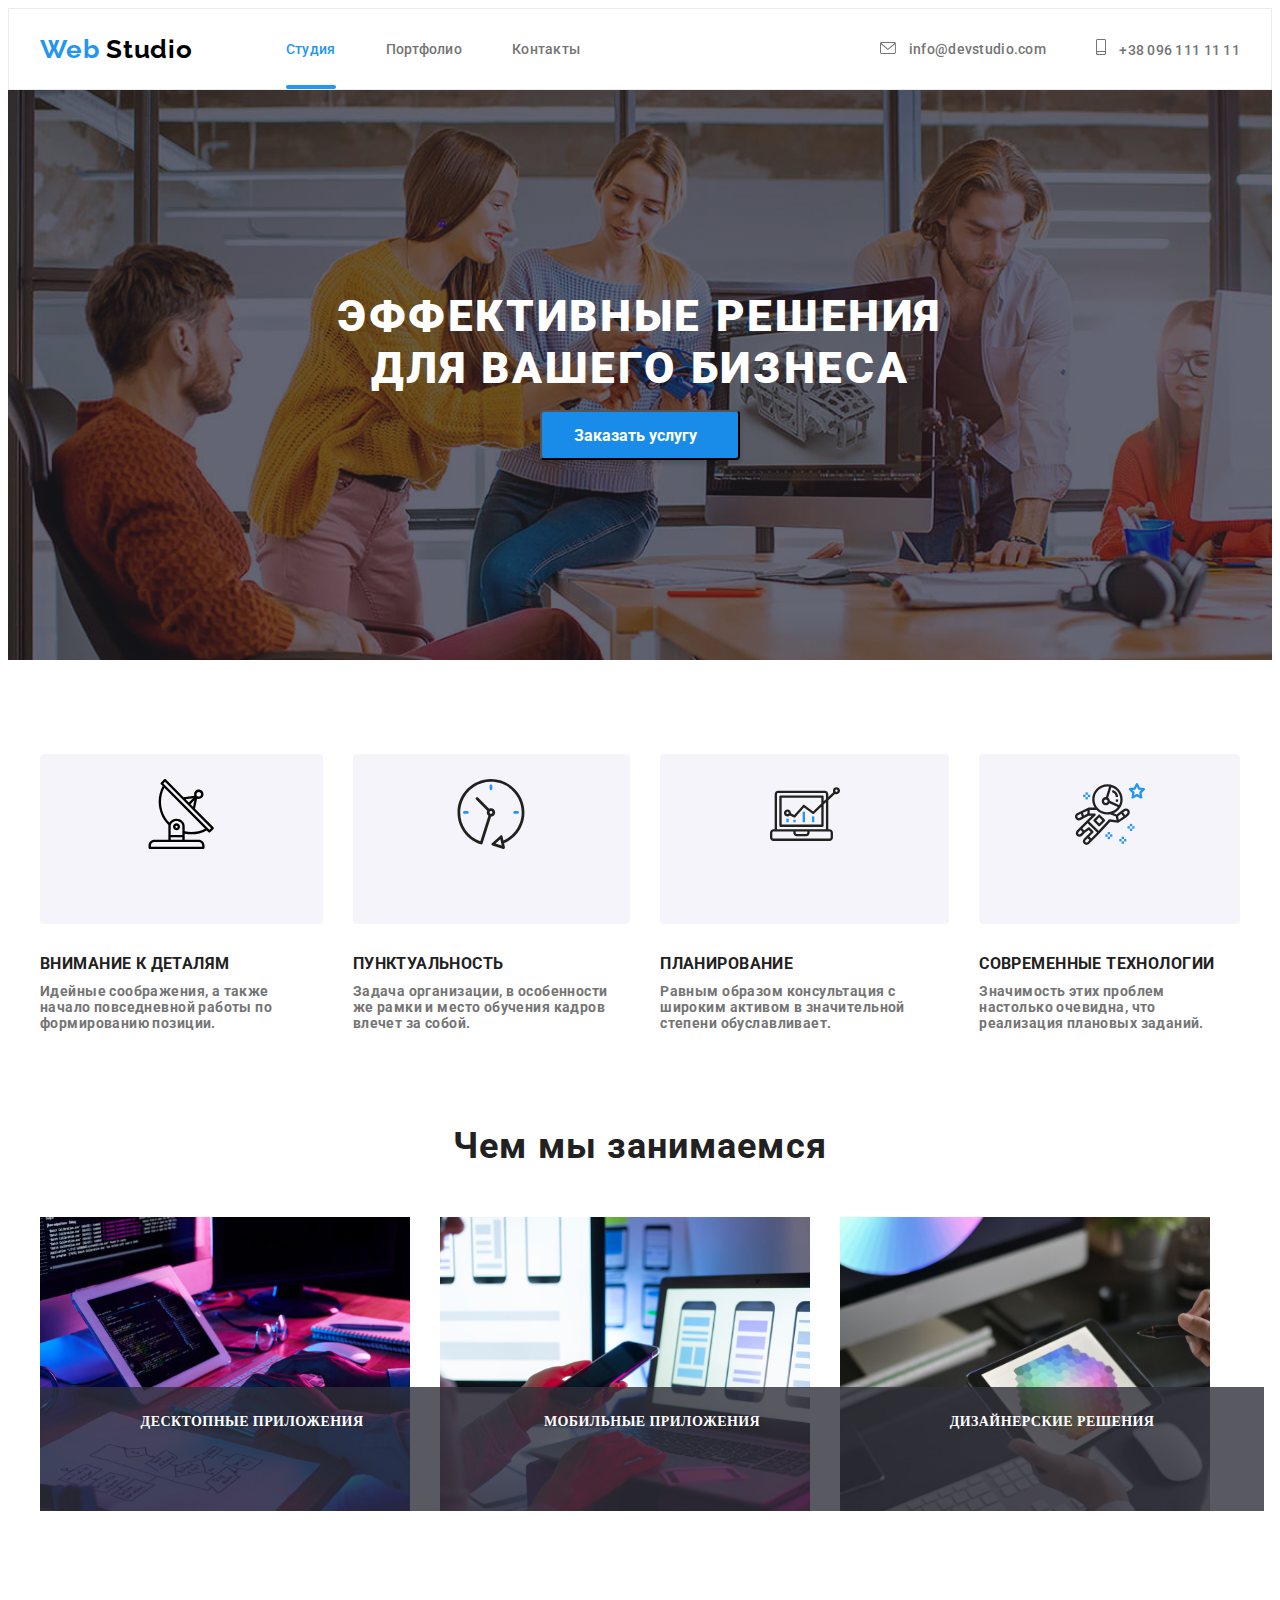
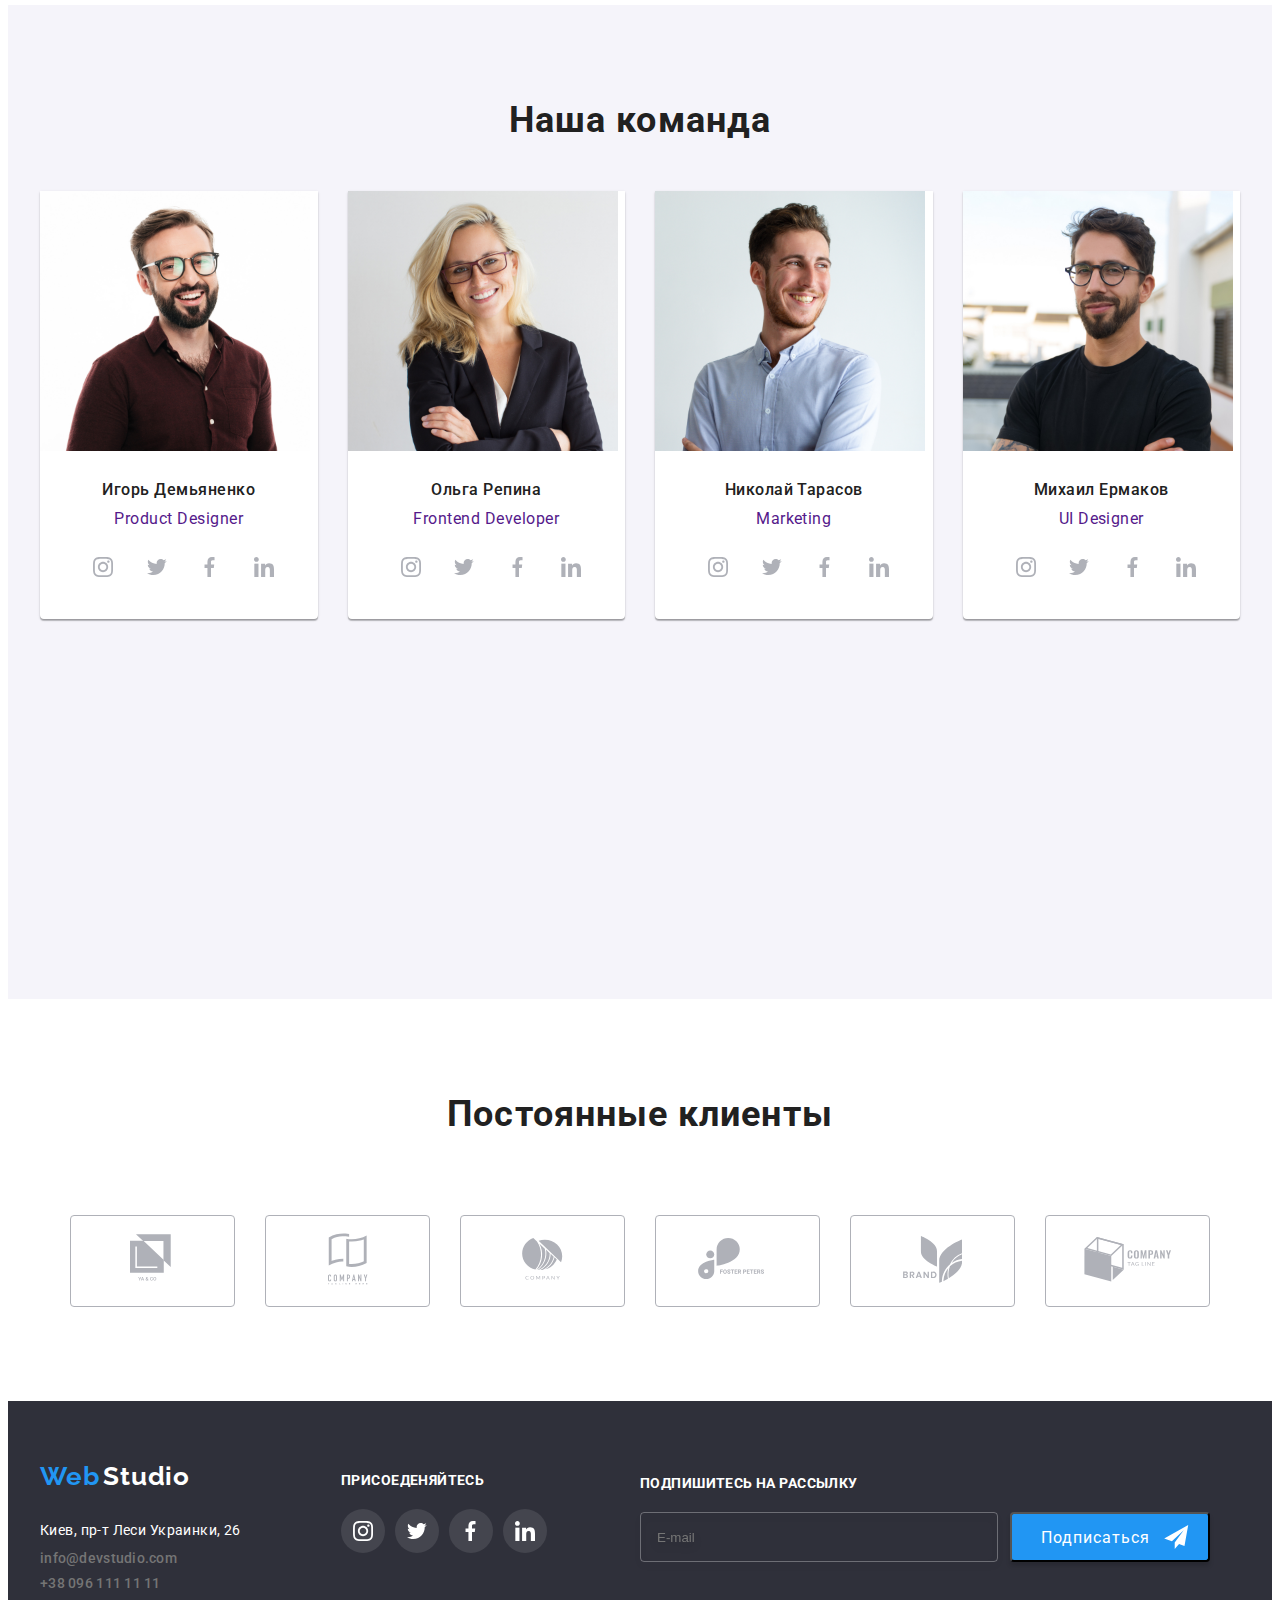
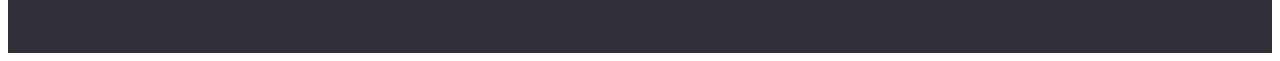
<file: index.html>
<!DOCTYPE html>
<html lang="en">

<head>
    <meta charset="UTF-8">
    <meta http-equiv="X-UA-Compatible" content="IE=edge">
    <meta name="viewport" content="width=device-width, initial-scale=1.0">
    <title>Document</title>
    <link rel="preconnect" href="https://fonts.gstatic.com">
    <link
        href="https://fonts.googleapis.com/css2?family=Raleway:wght@700&family=Roboto:wght@400;500;700;900&display=swap"
        rel="stylesheet">
    <link
        href="https://fonts.googleapis.com/css2?family=Raleway:wght@700&family=Roboto:wght@400;500;700;900&display=swap"
        rel="stylesheet">
    <link rel="stylesheet" href="https://cdnjs.cloudflare.com/ajax/libs/modern-normalize/0.2.0/modern-normalize.min.css"
        integrity="sha512-sqIVMkf5f8XGYI/UZYGs7wODxlUeoj9JknataPfUwtvrSKWMHrMXGZ7Evb6nabFYJQG15vFFyALe6r0nWCD1Ug=="
        crossorigin="anonymous" />
    <link rel="stylesheet" href="https://cdnjs.cloudflare.com/ajax/libs/animate.css/4.1.1/animate.min.css" />
    <link rel="stylesheet" href="./css/styles.css">
</head>

<body>
 <!--Шапка-->
    <header class="header">
        <div class="container-header">
            <nav class="navigation">
                <ul class="navigation-list list">
                    <li><a class="navigation-logo link" href=""> <span class="blueWeb">Web</span> <span class="Studio">Studio</span></a></li>
                </ul>
                <ul class="navigation-list list">
                    <li class="navigation-item"><a class="navigation-link current link" href="navigation-link">Студия</a></li>
                    <li class="navigation-item"><a href="./portfolio.html" class="navigation-link link">Портфолио</a></li>
                    <li class="navigation-item"><a class="navigation-link link" href="navigation-link">Контакты</a></li>
                </ul>
            </nav>
            <ul class="navigation-list">

                <li class="navigation-nav list"><a class="mail-link link" href="info@devstudio.com">
                    <svg class="advantages-nav" width="16" height="12">
                        <use href="./img/sprite/sprite.svg#icon-envelope"></use> </svg>
                    info@devstudio.com</a>
                </li>
            
                <li class="navigation-tel list"><a class="tel-link link" href="tel:+380961111111">
                    <svg class="advantages-nav" width="10" height="16">
                        <use href="./img/sprite/sprite.svg#icon-smartphone"></use> </svg>
                    +38 096 111 11 11</a></li>
            </ul>
        </div>
    </header>
    <!--Герой-->
    <main>
        <section class="hero">
            <div class="container-hero">
                <h1 class="hero-title">Эффективные решения для вашего бизнеса</h1>
                <button class="hero-modal-btn" type="button" data-modal-open>Заказать услугу</button>
            </div>
                
        </section>   
        <!--Особенности-->
        <section class="section">
            <div class="container">
                <h2 class="visually-hidden">Особенности</h2>
                <ul class="feature list">
                    <li class="feature-head">
                        <div class="feature-head-tilte">
                            <svg class="advantages" width="70" height="70">
                                <use href="./img/sprite/sprite.svg#icon-Group"></use>
                            </svg>
                        </div>
                        <h3 class="feature-title">Внимание к деталям</h3>
                        <p class="suptitle-text">Идейные соображения, а также начало повседневной работы по формированию позиции.
                        </p>
                    </li>
                    <li class="feature-head">
                        <div class="feature-head-tilte">
                            <svg class="advantages" width="70" height="70">
                                <use href="./img/sprite/sprite.svg#icon-clock"></use> </svg>
                        </div>
                        <h3 class="feature-title">Пунктуальность</h3>
                        <p class="suptitle-text">Задача организации, в особенности же рамки и место обучения кадров влечет за собой.
                        </p>
                    </li>
                    <li class="feature-head">
                        <div class="feature-head-tilte">
                            <svg class="advantages" width="70" height="70">
                                <use href="./img/sprite/sprite.svg#icon-diagram"></use></svg>
                        </div>
                        <h3 class="feature-title">Планирование</h3>
                        <p class="suptitle-text">Равным образом консультация с широким активом в значительной степени обуславливает.
                        </p>
                    </li>
                    <li class="feature-head">
                        <div class="feature-head-tilte">
                            <svg class="advantages" width="70" height="70">
                                <use href="./img/sprite/sprite.svg#icon-astronaut"></use></svg>
                        </div>
                        <h3 class="feature-title">Современные технологии</h3>
                        <p class="suptitle-text">Значимость этих проблем настолько очевидна, что реализация плановых заданий.</p>
                    </li>
                </ul>
            </div> 
        </section>

        <!--Чем мы занимаемся-->
        <section class="study-section container">
            <div class="description">
                <h2 class="study">Чем мы занимаемся</h2>
                <ul class="study-section-list list">
                    <li class="study-img">
                        <img class="study-section-img" src="./img/box1.svg" alt="computer" width="370" />
                        <p class="image-cover">Десктопные приложения</p>
                    </li>
                    
                    <li class="study-img">
                        <img class="study-section-img" src="./img/box2.svg" alt="mobile" width="370" />
                        <p class="image-cover">Мобильные приложения</p>
                    </li>
                    
                    <li class="study-img">
                        <img class="study-section-img" src="./img/box3.svg" alt="the tablet" width="370" />
                        <p class="image-cover">Дизайнерские решения</p>
                    </li>
                </ul>
            </div>
        </section>
       
        <!--Наша команда-->
        <section class="team-section">
            <div class="container">
                    <h4 class="study-team">Наша команда</h4>
                <ul class="team-list list">
                    <li class="team">
                        <div class="card-team">
                            <a class="team-link link" href="">
                                <img src="./img/ИгорьДемьяненко.jpg" alt="Product Designer" width="270" />
                                <div class="name-subtitle">
                                    <h3 class="name link">Игорь Демьяненко</h3>
                                    <p class="subtitle-text">Product Designer</p>
                                    <ul class="team-card-item">
                                        <li class="team-card-list list">
                                            <a href="" class="team-card-list-link link"><svg class="social-list-icon" width="20" height="20">
                                                    <use href="./img/sprite/sprite.svg#icon-instagram"></use>
                                                </svg></a>
                                        </li>
                                        <li class="team-card-list list">
                                            <a href="" class="team-card-list-link link"><svg class="social-list-icon" width="20" height="20">
                                                    <use href="./img/sprite/sprite.svg#icon-twitter"></use>
                                                </svg></a>
                                        </li>
                                        <li class="team-card-list list">
                                            <a href="" class="team-card-list-link link"><svg class="social-list-icon" width="20" height="20">
                                                    <use href="./img/sprite/sprite.svg#icon-fafcebook"></use>
                                                </svg></a>
                                        </li>
                                        <li class="team-card-list list">
                                            <a href="" class="team-card-list-link link"><svg class="social-list-icon" width="20" height="20">
                                                    <use href="./img/sprite/sprite.svg#icon-linkedin"></use>
                                                </svg></a>
                                        </li>
                                    </ul>
                                </div>
                            </a>
                        </div>
                    </li>

                    <li class="team">
                        <div class="card-team">
                            <a class="team-link link" href="">
                                <img src="./img/ОльгаРепина.jpg" alt="Frontend Developer" width="270" />
                                <div class="name-subtitle">
                                    <h3 class="name link">Ольга Репина</h3>
                                    <p class="subtitle-text">Frontend Developer</p>
                                    <ul class="team-card-item">
                                        <li class="team-card-list list">
                                            <a href="" class="team-card-list-link link"><svg class="social-list-icon" width="20" height="20">
                                                    <use href="./img/sprite/sprite.svg#icon-instagram"></use>
                                                </svg></a>
                                        </li>
                                        <li class="team-card-list list">
                                            <a href="" class="team-card-list-link link"><svg class="social-list-icon" width="20" height="20">
                                                    <use href="./img/sprite/sprite.svg#icon-twitter"></use>
                                                </svg></a>
                                        </li>
                                        <li class="team-card-list list">
                                            <a href="" class="team-card-list-link link"><svg class="social-list-icon" width="20" height="20">
                                                    <use href="./img/sprite/sprite.svg#icon-fafcebook"></use>
                                                </svg></a>
                                        </li>
                                        <li class="team-card-list list">
                                            <a href="" class="team-card-list-link link"><svg class="social-list-icon" width="20" height="20">
                                                    <use href="./img/sprite/sprite.svg#icon-linkedin"></use>
                                                </svg></a>
                                        </li>
                                    </ul>
                                </div>
                            </a>
                        </div>
                    </li>

                    <li class="team">
                        <div class="card-team">
                            <a class="team-link link" href="">
                                <img src="./img/НиколайТарасов.jpg" alt="Marketing" width="270" />
                                <div class="name-subtitle">
                                    <h3 class="name link">Николай Тарасов</h3>
                                    <p class="subtitle-text">Marketing</p>
                                    <ul class="team-card-item">
                                        <li class="team-card-list list">
                                            <a href="" class="team-card-list-link link"><svg class="social-list-icon" width="20" height="20">
                                                    <use href="./img/sprite/sprite.svg#icon-instagram"></use>
                                                </svg></a>
                                        </li>
                                        <li class="team-card-list list">
                                            <a href="" class="team-card-list-link link"><svg class="social-list-icon" width="20" height="20">
                                                    <use href="./img/sprite/sprite.svg#icon-twitter"></use>
                                                </svg></a>
                                        </li>
                                        <li class="team-card-list list">
                                            <a href="" class="team-card-list-link link"><svg class="social-list-icon" width="20" height="20">
                                                    <use href="./img/sprite/sprite.svg#icon-fafcebook"></use>
                                                </svg></a>
                                        </li>
                                        <li class="team-card-list list">
                                            <a href="" class="team-card-list-link link"><svg class="social-list-icon" width="20" height="20">
                                                    <use href="./img/sprite/sprite.svg#icon-linkedin"></use>
                                                </svg></a>
                                        </li>
                                    </ul>
                                </div>
                            </a>
                        </div>
                    </li>

                    <li class="team">
                        <div class="card-team">
                            <a class="team-link link" href="">
                                <img src="./img/МихаилЕрмаков.jpg" alt="UI Designer" width="270" />
                                <div class="name-subtitle">
                                    <h3 class="name link">Михаил Ермаков</h3>
                                    <p class="subtitle-text">UI Designer</p>
                                    <ul class="team-card-item">
                                        <li class="team-card-list list">
                                            <a href="" class="team-card-list-link link"><svg class="social-list-icon" width="20" height="20">
                                                    <use href="./img/sprite/sprite.svg#icon-instagram"></use>
                                                </svg></a>
                                        </li>
                                        <li class="team-card-list list">
                                            <a href="" class="team-card-list-link link"><svg class="social-list-icon" width="20" height="20">
                                                    <use href="./img/sprite/sprite.svg#icon-twitter"></use>
                                                </svg></a>
                                        </li>
                                        <li class="team-card-list list">
                                            <a href="" class="team-card-list-link link"><svg class="social-list-icon" width="20" height="20">
                                                    <use href="./img/sprite/sprite.svg#icon-fafcebook"></use>
                                                </svg></a>
                                        </li>
                                        <li class="team-card-list list">
                                            <a href="" class="team-card-list-link link"><svg class="social-list-icon" width="20" height="20">
                                                    <use href="./img/sprite/sprite.svg#icon-linkedin"></use>
                                                </svg></a>
                                        </li>
                                    </ul>
                                </div>
                            </a>
                        </div>
                    </li>
                </ul>
            </div>
            
        </section>
    </main>
    <!--Постоянные клиенты-->
    <Section class="regular-customers">
        <Div class="container">
            <H5 class="clients">Постоянные клиенты</H5>
            <ul class="clients-list list">
                <li class="clients-link">
                    <a href class="clients-link-nav link"><svg class="clients-link-icon" width="45" height="50">
                        <use href="./img/sprite/sprite.svg#icon-logo-1"></use>
                    </svg></a>
                </li>

                <li class="clients-link">
                    <a href="" class="clients-link-nav link"><svg class="clients-link-icon" width="40" height="52">
                            <use href="./img/sprite/sprite.svg#icon-logo-2"></use>
                        </svg></a>
                </li>

                <li class="clients-link">
                    <a href="" class="clients-link-nav link"><svg class="clients-link-icon" width="41" height="42">
                            <use href="./img/sprite/sprite.svg#icon-logo-3"></use>
                        </svg></a>
                </li>

                <li class="clients-link">
                    <a href="" class="clients-link-nav link"><svg class="clients-link-icon" width="79" height="42">
                            <use href="./img/sprite/sprite.svg#icon-logo-4"></use>
                        </svg></a>
                </li>

                <li class="clients-link">
                    <a href="" class="clients-link-nav link"><svg class="clients-link-icon" width="59" height="47">
                            <use href="./img/sprite/sprite.svg#icon-logo-5"></use>
                        </svg></a>
                </li>

                <li class="clients-link">
                    <a href="" class="clients-link-nav link"><svg class="clients-link-icon" width="88" height="45">
                            <use href="./img/sprite/sprite.svg#icon-logo-6"></use>
                        </svg></a>
                </li>
            </ul>
        </Div>
    </Section>

    <!--Подвал-->
    <footer class="footer">
        <div class="container">
            <address class="address">
                <div class="container-address">
                    <ul class="address-list list">
                        <li><a class="link" href=""><span class="blueWeb">Web</span> <span class="Studio-white">Studio</span></a></li>
                    </ul>
                    <div class="navigation">
                        <ul class="navigation-address list">
                            <li>
                                <a class="navigation-address-link link" href="https://goo.gl/maps/A57iTuf1dKfxFPnn9" target="_blank"
                                    rel="noopener noreferrer">Киев, пр-т
                                    Леси Украинки, 26</a>
                            </li>
                            <li class="address-link">
                                <a class="navigation-link-nav link" href="info@devstudio.com">info@devstudio.com</a>
                            </li>
                            <li class="address-link">
                                <a class="tel-link-nav link" href="tel:+380961111111">+38 096 111 11 11</a>
                            </li>
                        </ul>
                    </div>
                    
                </div>
               
                <div class="social-list">
                    <p class="social-title">присоеденяйтесь</p>
                    <ul class="social-title-item">
                        <li class="social-list-item list">
                            <a href class="social-list-link link"><svg class="social-li-icon" width="20" height="20">
                                    <use href="./img/sprite/sprite.svg#icon-instagram"></use>
                                </svg></a>
                        </li>
                        <li class="social-list-item list">
                            <a href class="social-list-link link"><svg class="social-li-icon" width="20" height="20">
                                    <use href="./img/sprite/sprite.svg#icon-twitter"></use>
                                </svg></a>
                        </li>
                        <li class="social-list-item list">
                            <a href class="social-list-link link"><svg class="social-li-icon" width="20" height="20">
                                    <use href="./img/sprite/sprite.svg#icon-fafcebook"></use>
                                </svg></a>
                        </li>
                        <li class="social-list-item list">
                            <a href class="social-list-link link"><svg class="social-li-icon" width="20" height="20">
                                    <use href="./img/sprite/sprite.svg#icon-linkedin"></use>
                                </svg></a>
                        </li>
                    </ul>  
                </div>

            <label class="social-field">
                <b class="social-field-title">Подпишитесь на рассылку</b>
                <form action="social-form">
                    <span class="social-form-input-wrapper">
                        <input type="email" name="user-email" class="social-form-inpyt" placeholder="E-mail" required>
                        <button class="social-form-btn">Подписаться
                            <svg class="" widch="24" height="24">
                                <use href="./img/sprite/sprite.svg#icon-send"></use>
                            </svg>
                        </button>
                    </span>
                </form>
            </label>

            </address>
        </div>
        
    </footer>

    <div class="backdrop is-hidden" data-modal> 
        <div class="modal">
            <button type="button" class="modal-close-btn" data-modal-close>
                <svg class="close-btn-icon" width="18" height="18">
                    <use href="./img/sprite/sprite.svg#icon-close"></use>
                </svg></button>
                <form action="#" class="modal-form">
                    <b class="modal-form-title">Оставьте свои данные, мы вам перезвоним</b>
                    <label class="modal-form-field">
                        Имя
                        <span class="modal-form-input-wrapper">
                            <input type="text" name="user-name" class="modal-form-inpyt" required>
                            <svg class="modal-form-icon" width="18" height="18">
                                <use href="./img/sprite/sprite-modal.svg#icon-person"></use>
                            </svg>
                        </span>                      
                    </label>

                    <label class="modal-form-field">
                        Телефон
                        <span class="modal-form-input-wrapper">
                            <input type="tel" name="user-phone" class="modal-form-inpyt" required pattern="[0-9]{3]-[0-9]{3]-[0-9]{2]-[0-9]{2]"
                                title="095-111-11-11">
                            <svg class="modal-form-icon" width="18" height="18">
                                <use href="./img/sprite/sprite-modal.svg#icon-phone"></use>
                            </svg>
                        </span>
                       
                    </label>

                    <label class="modal-form-field">
                        Почта
                        <span class="modal-form-input-wrapper">
                            <input type="email" name="user-email" class="modal-form-inpyt" required>
                            <svg class="modal-form-icon" width="18" height="18">
                                <use href="./img/sprite/sprite-modal.svg#icon-email"></use>
                            </svg>
                        </span>
                    </label>

                    <label class="modal-form-field">
                        Комментарий
                        <textarea name="uaer-message" class="modal-form-message" placeholder="Введите текст"></textarea>
                    </label>
                    <input type="checkbox" id="user-term" name="user-term" class="modal-form-term visually-hidden">
                    <label for="user-term" class="modal-form-check-desc">Соглашаюсь с рассылкой и принимаю&nbsp; <a class="contract" href="">Условия договора</a></label>
                    <button type="submit" class="modal-form-btn">Отправить</button>

                </form>
        </div>
    </div>
    
    <script src="./js/modal.js"></script>
</body>

</html>
</file>
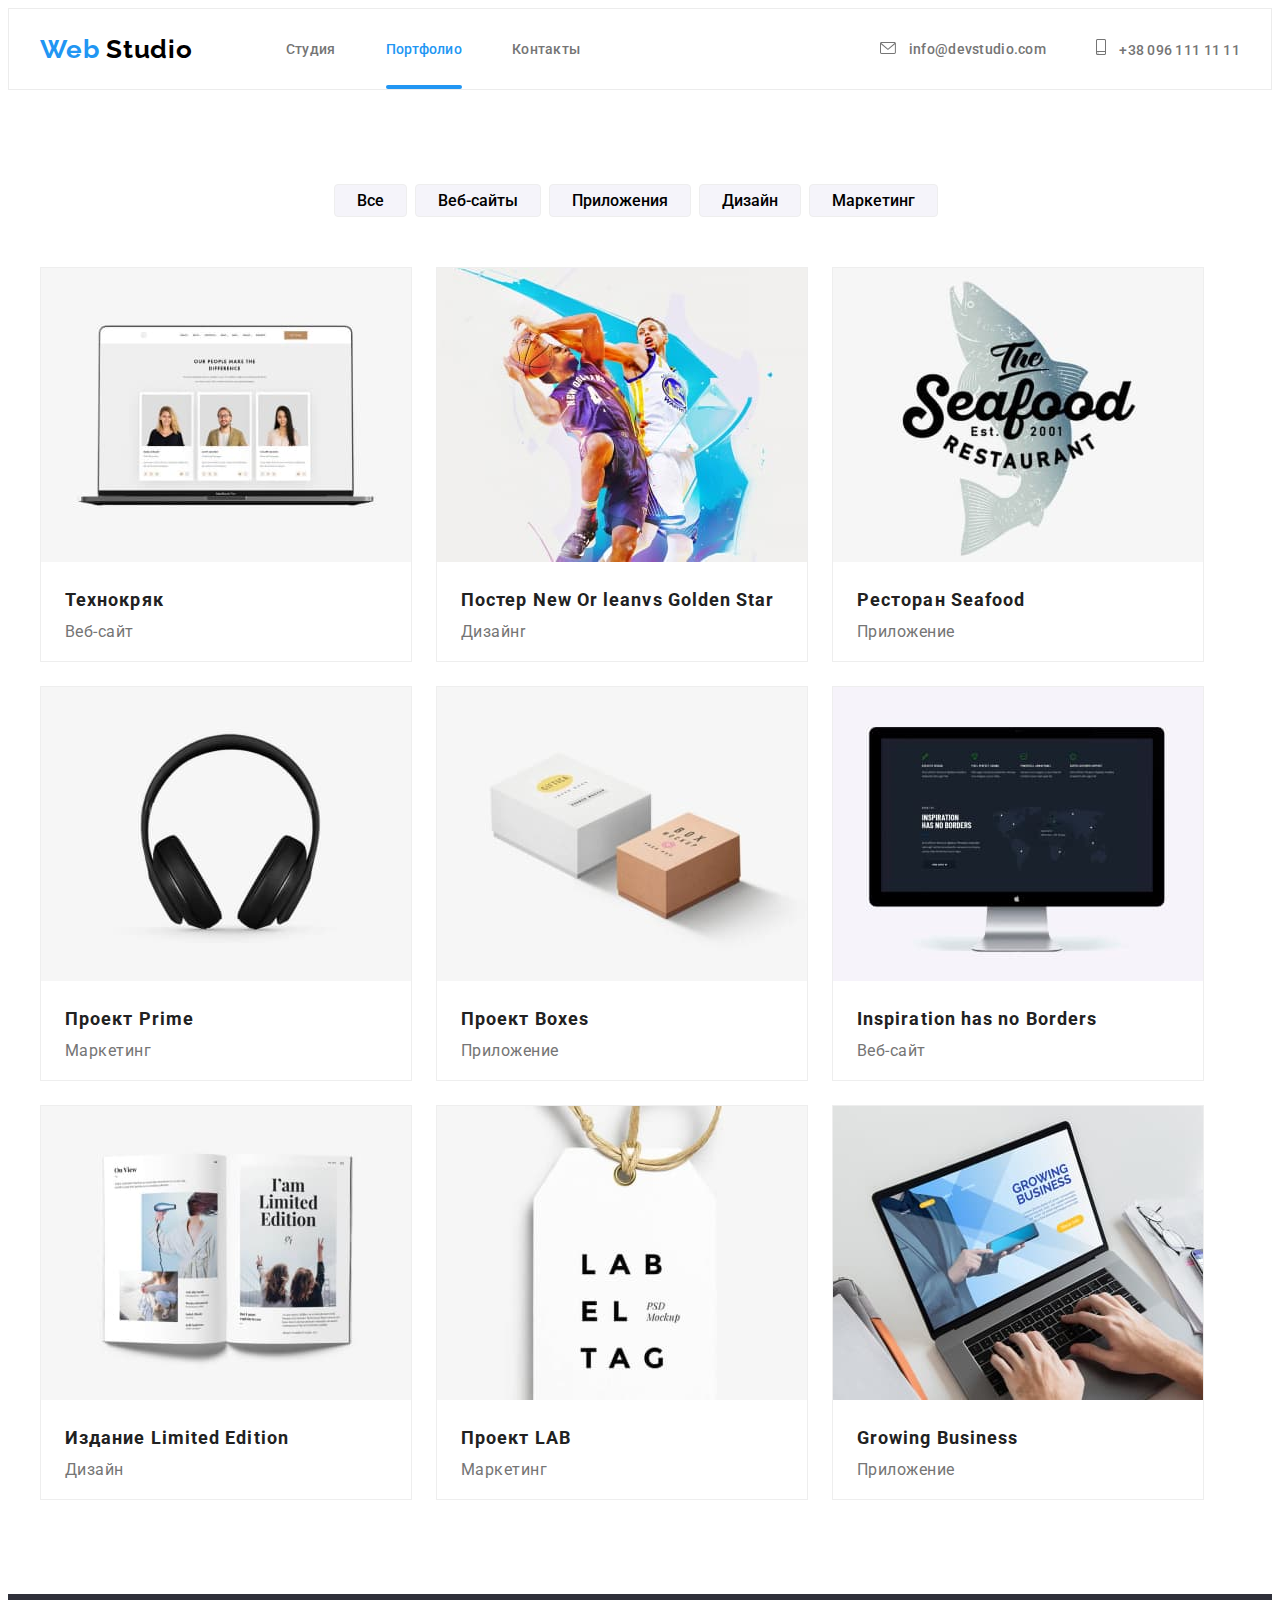
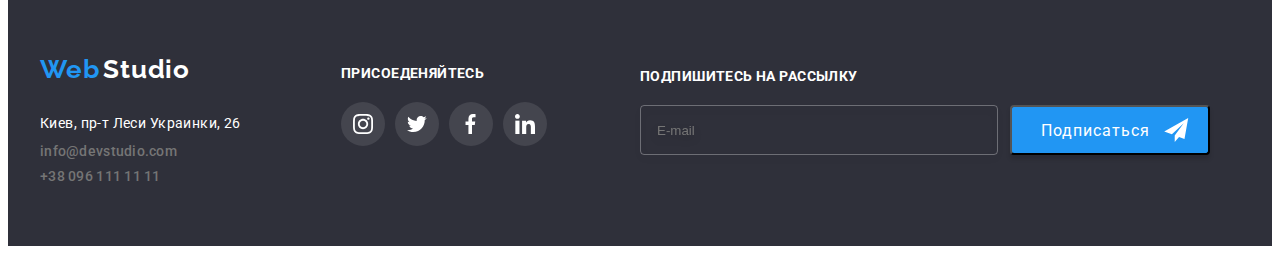
<file: portfolio.html>
<!DOCTYPE html>
<html lang="en">

<head>
    <meta charset="UTF-8">
    <meta http-equiv="X-UA-Compatible" content="IE=edge">
    <meta name="viewport" content="width=device-width, initial-scale=1.0">
    <title>Document</title>
    <link rel="preconnect" href="https://fonts.gstatic.com">
    <link href="https://fonts.googleapis.com/css2?family=Raleway:wght@700&family=Roboto:wght@400;500;700;900&display=swap"
        rel="stylesheet">
    <link
        href="https://fonts.googleapis.com/css2?family=Raleway:wght@700&family=Roboto:wght@400;500;700;900&display=swap"
        rel="stylesheet">
    <link rel="stylesheet" href="https://cdnjs.cloudflare.com/ajax/libs/modern-normalize/0.2.0/modern-normalize.min.css"
        integrity="sha512-sqIVMkf5f8XGYI/UZYGs7wODxlUeoj9JknataPfUwtvrSKWMHrMXGZ7Evb6nabFYJQG15vFFyALe6r0nWCD1Ug=="
        crossorigin="anonymous" />
    <link rel="stylesheet" href="https://cdnjs.cloudflare.com/ajax/libs/animate.css/4.1.1/animate.min.css" />
    <link rel="stylesheet" href="./css/styles.css">
</head>

<body>
    <!--Шапка-->
    <header class="header">
        <div class="container-header">
            <nav class="navigation">
                <ul class="navigation-list list">
                    <li><a class="navigation-logo link" href=""> <span class="blueWeb">Web</span> <span
                                class="Studio">Studio</span></a></li>
                </ul>
                <ul class="navigation-list list">
                    <li class="navigation-item"><a class="navigation-link link" href="./index.html">Студия</a></li>
                    <li class="navigation-item"><a href="navigation-link" class="navigation-link current link">Портфолио</a></li>
                    <li class="navigation-item"><a class="navigation-link link" href="navigation-link">Контакты</a></li>
                </ul>
            </nav>
            <ul class="navigation-list">
            
                <li class="navigation-nav list"><a class="mail-link link" href="info@devstudio.com">
                        <svg class="advantages-nav" width="16" height="12">
                            <use href="./img/sprite/sprite.svg#icon-envelope"></use>
                        </svg>
                        info@devstudio.com</a>
                </li>
            
                <li class="navigation-tel list"><a class="tel-link link" href="tel:+380961111111">
                        <svg class="advantages-nav" width="10" height="16">
                            <use href="./img/sprite/sprite.svg#icon-smartphone"></use>
                        </svg>
                        +38 096 111 11 11</a></li>
            </ul>
        </div>
    </header>
    <!--Герой-->
    <main>
        <section class="hero-portfolio container">
            <h1 class="visually-hidden">Portfolio</h1>
            <ul class="portfolio-hero-btn">
                <li class="hero-btn list">
                    <button class="btn" type="button">Всe</button>
                    <button class="btn" type="button">Веб-сайты</button>
                    <button class="btn" type="button">Приложения</button>
                    <button class="btn" type="button">Дизайн</button>
                    <button class="btn" type="button">Маркетинг</button>
                </li>
            </ul>
        </section>
    <section class="section container">
        <h2 class="visually-hidden">Project</h2>
        <ul class="subtitle-portfolio list">
            <li class="subtitle-portfolio-link">
                <div class="poftfolio-card-team">
                    <a class="project-link link" href="">
                        <div class="team-list-content-wrapper">
                            <img src="./img/Технокряк.jpg" alt="Веб-сайт" width="370" />
                            <p class="overlay">Технокряк это современная площадка распространения коронавируса. Компании используют эту платформу
                                для цифрового
                                шпионажа и атак на защищённые сервера конкурентов.</p>
                        </div>
                       
                        <div class="portfolio-name-text">
                            <h3 class="portfolio-name link">Технокряк</h3>
                            <p class="portfolio-text">Веб-сайт</p>
                        </div>
                    </a>
                </div>
            </li>

            <li class="subtitle-portfolio-link">
                <div class="poftfolio-card-team">
                    <a class="project-link link" href="">
                        <div class="team-list-content-wrapper">
                            <img src="./img/Постер-New-Orlean-vs-Golden-Star.jpg" alt="Дизайн" width="370" />
                            <p class="overlay">Технокряк это современная площадка распространения коронавируса. Компании используют эту платформу
                                для цифрового
                                шпионажа и атак на защищённые сервера конкурентов.</p>
                        </div>
                        
                        <div class="portfolio-name-text">
                            <h3 class="portfolio-name link">Постер New Or leanvs Golden Star</h3>
                            <p class="portfolio-text">Дизайнr</p>
                        </div>
                    </a>
                </div>
            </li>
            
            <li class="subtitle-portfolio-link">
                <div class="poftfolio-card-team">
                    <a class="project-link link" href="">
                        <div class="team-list-content-wrapper">
                            <img src="./img/Ресторан-Seafood.jpg" alt="Приложение" width="370" />
                            <p class="overlay">Технокряк это современная площадка распространения коронавируса. Компании используют эту платформу
                                для цифрового
                                шпионажа и атак на защищённые сервера конкурентов.</p>
                        </div>
                       
                        <div class="portfolio-name-text">
                            <h3 class="portfolio-name link">Ресторан Seafood</h3>
                            <p class="portfolio-text">Приложение</p>
                        </div>
                    </a>
                </div>              
            </li>

            <li class="subtitle-portfolio-link">
                <div class="poftfolio-card-team">
                    <a class="project-link link" href="">
                        <div class="team-list-content-wrapper">
                            <img src="./img/Проект-Prime.jpg" alt="Маркетинг" width="370" />
                            <p class="overlay">Технокряк это современная площадка распространения коронавируса. Компании используют эту платформу
                                для цифрового
                                шпионажа и атак на защищённые сервера конкурентов.</p>
                        </div>
                       
                        <div class="portfolio-name-text">
                            <h3 class="portfolio-name link">Проект Prime</h3>
                            <p class="portfolio-text">Маркетинг</p>
                        </div>
                    </a>
                </div>        
            </li>

            <li class="subtitle-portfolio-link">
                <div class="poftfolio-card-team">
                    <a class="project-link link" href="">
                        <div class="team-list-content-wrapper">
                            <img src="./img/Проект-Boxes.jpg" alt="Приложение" width="370" />
                            <p class="overlay">Технокряк это современная площадка распространения коронавируса. Компании используют эту платформу
                                для цифрового
                                шпионажа и атак на защищённые сервера конкурентов.</p>
                        </div>
                       
                        <div class="portfolio-name-text">
                            <h3 class="portfolio-name link">Проект Boxes</h3>
                            <p class="portfolio-text">Приложение</p>
                        </div>
                    </a>
                </div> 
            </li>

            <li class="subtitle-portfolio-link">
                <div class="poftfolio-card-team">
                    <a class="project-link link" href="">
                        <div class="team-list-content-wrapper">
                            <img src="./img/Inspiration-has-no-Borders.jpg" alt="Веб-сайт" width="370" />
                            <p class="overlay">Технокряк это современная площадка распространения коронавируса. Компании используют эту платформу
                                для цифрового
                                шпионажа и атак на защищённые сервера конкурентов.</p>
                        </div>
                        
                        <div class="portfolio-name-text">
                            <h3 class="portfolio-name link">Inspiration has no Borders</h3>
                            <p class="portfolio-text">Веб-сайт</p>
                        </div>
                    </a>
                </div>
            </li>

            <li class="subtitle-portfolio-link">
                <div class="poftfolio-card-team">
                    <a class="project-link link" href="">
                        <div class="team-list-content-wrapper">
                            <img src="./img/Издание-Limited-Edition.jpg" alt="Дизайн" width="370" />
                            <p class="overlay">Технокряк это современная площадка распространения коронавируса. Компании используют эту платформу
                                для цифрового
                                шпионажа и атак на защищённые сервера конкурентов.</p>
                        </div>
                        
                        <div class="portfolio-name-text">
                            <h3 class="portfolio-name link">Издание Limited Edition</h3>
                            <p class="portfolio-text">Дизайн</p>
                        </div>
                    </a>
                </div>
            </li>

            <li class="subtitle-portfolio-link">
                <div class="poftfolio-card-team">
                    <a class="project-link link" href="">
                        <div class="team-list-content-wrapper">
                            <img src="./img/Проект-LAB.jpg" alt="Маркетинг" width="370" />
                            <p class="overlay">Технокряк это современная площадка распространения коронавируса. Компании используют эту платформу
                                для цифрового
                                шпионажа и атак на защищённые сервера конкурентов.</p>
                        </div>
                        
                        <div class="portfolio-name-text">
                            <h3 class="portfolio-name link">Проект LAB</h3>
                            <p class="portfolio-text">Маркетинг</p>
                        </div>
                    </a>
                </div> 
            </li>

            <li class="subtitle-portfolio-link">
                <div class="poftfolio-card-team">
                    <a class="project-link link" href="">
                        <div class="team-list-content-wrapper">
                            <img src="./img/Growing-Business.jpg" alt="Приложение" width="370" />
                            <p class="overlay">Технокряк это современная площадка распространения коронавируса. Компании используют эту платформу
                                для цифрового
                                шпионажа и атак на защищённые сервера конкурентов.</p>
                        </div>
                        
                        <div class="portfolio-name-text">
                            <h3 class="portfolio-name link">Growing Business</h3>
                            <p class="portfolio-text">Приложение</p>
                        </div>
                    </a>
                </div>
            </li>
        </ul>
    </section>
    </main>

    <!--Подвал-->
    <footer class="footer">
        <div class="container">
            <address class="address">
                <div class="container-address">
                    <ul class="address-list list">
                        <li><a class="link" href=""><span class="blueWeb">Web</span> <span
                                    class="Studio-white">Studio</span></a></li>
                    </ul>
                    <div class="navigation">
                        <ul class="navigation-address list">
                            <li>
                                <a class="navigation-address-link link" href="https://goo.gl/maps/A57iTuf1dKfxFPnn9"
                                    target="_blank" rel="noopener noreferrer">Киев, пр-т
                                    Леси Украинки, 26</a>
                            </li>
                            <li class="address-link">
                                <a class="navigation-link-nav link" href="info@devstudio.com">info@devstudio.com</a>
                            </li>
                            <li class="address-link">
                                <a class="tel-link-nav link" href="tel:+380961111111">+38 096 111 11 11</a>
                            </li>
                        </ul>
                    </div>
    
                </div>
    
                <div class="social-list">
                    <p class="social-title">присоеденяйтесь</p>
                    <ul class="social-title-item">
                        <li class="social-list-item list">
                            <a href class="social-list-link link"><svg class="social-li-icon" width="20" height="20">
                                    <use href="./img/sprite/sprite.svg#icon-instagram"></use>
                                </svg></a>
                        </li>
                        <li class="social-list-item list">
                            <a href class="social-list-link link"><svg class="social-li-icon" width="20" height="20">
                                    <use href="./img/sprite/sprite.svg#icon-twitter"></use>
                                </svg></a>
                        </li>
                        <li class="social-list-item list">
                            <a href class="social-list-link link"><svg class="social-li-icon" width="20" height="20">
                                    <use href="./img/sprite/sprite.svg#icon-fafcebook"></use>
                                </svg></a>
                        </li>
                        <li class="social-list-item list">
                            <a href class="social-list-link link"><svg class="social-li-icon" width="20" height="20">
                                    <use href="./img/sprite/sprite.svg#icon-linkedin"></use>
                                </svg></a>
                        </li>
                    </ul>
    
                </div>
                <label class="social-field">
                    <b class="social-field-title">Подпишитесь на рассылку</b>
                    <form action="social-form">
                        <span class="social-form-input-wrapper">
                            <input type="email" name="user-email" class="social-form-inpyt" placeholder="E-mail" required>
                            <button class="social-form-btn">Подписаться
                                <svg class="" widch="24" height="24">
                                    <use href="./img/sprite/sprite.svg#icon-send"></use>
                                </svg>
                            </button>
                        </span>
                    </form>
                </label>
    
            </address>
        </div>
    
    </footer>

</body>

</html>
</file>
<file: css/styles.css>
:root {
  --main-font: "Roboto", sans-serif;
  --secondary-font: "Raleway", sans-serif;
  --accent-color: #2196f3;
  --first-color: #757575;
  --secondary-color: #ffffff;
}

h1,
h2,
h3,
h4,
h5,
h6,
p {
  margin: 0;
}
ul,
ol {
  margin: 0;
  padding: 0;
}
img {
  display: block;
}

.link {
  text-decoration: none;
}
.list {
  list-style: none;
}
.address {
  font-style: normal;
}

.visually-hidden {
  position: absolute !important;
  clip: rect(1px 1px 1px 1px); /* IE6, IE7 */
  clip: rect(1px, 1px, 1px, 1px);
  padding: 0 !important;
  border: 0 !important;
  height: 1px !important;
  width: 1px !important;
  overflow: hidden;
}
.social-list-icon {
  width: 20px;
  height: 20px;
}
/*  */

/* ===============HEADER=============== */
.container {
  width: 1200px;
  margin: 0 auto;
  padding-left: 15px;
  padding-right: 15px;
}
.header {
  left: 0px;
  top: 80px;
  border: 1px solid #ececec;
  /* padding-top: 24px;
  padding-bottom: 24px; */
  background-color: #ffffff;
  display: flex;
  align-items: center;
}

.container-header {
  display: flex;
  width: 1200px;
  margin: 0 auto;
  padding-left: 15px;
  padding-right: 15px;
}
.navigation {
  display: flex;
  align-items: center;
  font-family: "Raleway", sans-serif;
  font-weight: bold;
  font-size: 26px;
  line-height: 1, 19;
}
.navigation-list {
  display: flex;
  align-items: center;
  animation-duration: 5s;
}
.navigation-logo {
  margin-right: 93px;
  font-family: "Raleway", sans-serif;
  font-style: normal;
  font-weight: bold;
  font-size: 26px;
  line-height: 1, 19;
  letter-spacing: 0.03em;
}
.Studio {
  font-family: "Raleway", sans-serif;
  font-weight: bold;
  font-size: 26px;
  line-height: 1, 19;
  letter-spacing: 0.03em;
  color: #000000;
}
.Studio-white {
  font-family: "Raleway", sans-serif;
  font-weight: bold;
  font-size: 26px;
  line-height: 1, 19;
  letter-spacing: 0.03em;
  color: var(--secondary-color);
}
.blueWeb {
  color: var(--accent-color);
  font-family: "Raleway", sans-serif;
  font-weight: bold;
  font-size: 26px;
  line-height: 1, 19;
  letter-spacing: 0.03em;
}
.navigation-item {
  position: relative;
  display: flex;
  align-items: center;
}
.navigation-item:not(:last-child) {
  margin-right: 50px;
}
.navigation-link {
  font-family: "Roboto", sans-serif;
  padding: 32px 0px;
  font-weight: 500;
  font-size: 14px;
  line-height: 1, 14;
  letter-spacing: 0.02em;
  color: var(--first-color);
  transition: color 250ms cubic-bezier(0.4, 0, 0.2, 1);
}
.navigation-link:hover,
.navigation-link:focus {
  color: var(--accent-color);
}
.navigation-link.current {
  color: var(--accent-color);
}
.navigation-link.current::after {
  content: "";
  position: absolute;
  display: block;
  bottom: 0;
  left: 0;
  width: 100%;
  height: 4px;
  border-radius: 2px;
  background-color: #2196f3;
}
.advantages-nav {
  margin-right: 10px;
  align-items: center;
  fill: currentColor;
  transition: fill 250ms cubic-bezier(0.4, 0, 0.2, 1);
}

.tel-link {
  font-family: "Roboto", sans-serif;
  font-weight: 500;
  font-size: 14px;
  line-height: 1, 14;
  letter-spacing: 0.02em;
  color: var(--first-color);
  transition: color 250ms cubic-bezier(0.4, 0, 0.2, 1);
}
.tel-link:hover,
.tel-link:focus {
  color: var(--accent-color);
}
.mail-link {
  display: block;
  font-family: "Roboto", sans-serif;
  font-weight: 500;
  font-size: 14px;
  line-height: 1, 14;
  letter-spacing: 0.02em;
  color: var(--first-color);
  transition: color 250ms cubic-bezier(0.4, 0, 0.2, 1);
}
.mail-link:hover,
.mail-link:focus {
  color: var(--accent-color);
}
.navigation-list {
  margin-left: auto;
}
.navigation-nav {
  margin-right: 50px;
}
.header-contacts-link-icon {
  display: block;
  content: "";
  margin-right: 10px;
}
/* ===============END HEADER=============== */

/* ===============HERO=============== */
.hero {
  padding: 200px 0;
  background-size: cover;
  background-position: center;
  background-repeat: no-repeat;
  max-width: 1600px;
  margin-left: auto;
  margin-right: auto;
  background: #2f303a;
  background-color: rgba(47, 48, 58, 0.4);
  background-image: linear-gradient(
      rgba(47, 48, 58, 0.4),
      rgba(47, 48, 58, 0.4)
    ),
    url("../img/hero/bg.jpg");
}

.container-hero {
  margin: 0 auto;
  padding-left: 15px;
  padding-right: 15px;
  flex-direction: column;
}

.hero-title {
  display: flex;
  margin: 0 auto;
  width: 696px;
  height: 120px;
  left: 452px;
  top: 280px;
  font-family: "Roboto", sans-serif;
  font-weight: 900;
  font-size: 44px;
  line-height: 1, 36;
  /* or 136% */
  text-align: center;
  letter-spacing: 0.06em;
  text-transform: uppercase;
  color: var(--secondary-color);
}
.hero-modal-btn {
  display: flex;
  margin: 0 auto;
  align-items: center;
  font-family: "Roboto", sans-serif;
  font-weight: bold;
  font-size: 16px;
  line-height: 1, 87px;
  min-width: 200px;
  padding: 10px 32px;
  height: 50px;
  left: 700px;
  top: 430px;
  color: rgba(255, 255, 255, 1);
  background: #188ce8;
  box-shadow: 0px 4px 4px rgba(0, 0, 0, 0.15);
  transition: color 250ms cubic-bezier(0.4, 0, 0.2, 1),
    background-color 250ms cubic-bezier(0.4, 0, 0.2, 1);
  border-radius: 4px;
}
.hero-modal-btn:hover,
.hero-modal-btn:focus {
  width: 200px;
  height: 50px;
  left: 700px;
  top: 430px;
  background: var(--accent-color);
  box-shadow: 0px 4px 4px rgba(0, 0, 0, 0.15);
  cursor: pointer;
}
/* ===============END HERO=============== */

/* ===============OCCUPATION=============== */
.feature {
  display: flex;
  align-items: center;
  padding-top: 94px;
  padding-bottom: 47px;
}
.feature-head {
  font-family: "Roboto", sans-serif;
  font-weight: bold;
  font-size: 14px;
  line-height: 1, 14;
  letter-spacing: 0.03em;
  text-transform: uppercase;
  color: #212121;
}
.feature-head:not(:last-child) {
  margin-right: 30px;
}
.suptitle-text {
  margin-top: 10px;
  font-family: "Roboto", sans-serif;
  font-size: 14px;
  line-height: 1, 71;
  /* or 171% */
  letter-spacing: 0.03em;
  text-transform: none;
  color: var(--first-color);
}
.feature-head-tilte {
  height: 120px;
  margin: 0 0 30px 0;
  padding: 25px 0;
  background: #f5f4fa;
  border-radius: 4px;
}
.advantages {
  display: block;
  margin: 0 auto;
}

/* ===============END OCCUPATION=============== */

/* ===============STUDY-SECTION=============== */
.study-section {
  padding-top: 47px;
  padding-bottom: 94px;
}

.study-section .study {
  display: block;
  margin-bottom: 50px;
  text-align: center;
  font-family: "Roboto", sans-serif;
  font-size: 36px;
  line-height: 1, 16;
  letter-spacing: 0.03em;
  color: #212121;
}
.study-section-list {
  display: flex;
  justify-content: space-between;
}

.study-img {
  position: relative;
  flex-basis: calc((100%-60px) / 3);
  margin-right: 30px;
}
.image-cover {
  position: absolute;
  bottom: 0;
  left: 0;
  text-align: center;
  height: 70px;
  width: 100%;
  padding: 27px;
  background-color: rgba(47, 48, 58, 0.8);
  color: #ffffff;
  font-weight: 700;
  font-size: 14px;
  line-height: 1.16;

  letter-spacing: 0.03em;
  text-transform: uppercase;
}

/* ===============END STUDY-SECTION=============== */

/* ===============STUDY-TEAM=============== */
.team-section {
  max-width: 1600px;
  margin-left: auto;
  margin-right: auto;
  padding-top: 94px;
  padding-bottom: 252px;
  height: 648px;
  top: 1449px;
  background: #f5f4fa;
}
.study-team {
  padding-bottom: 25px;
  text-align: center;
  font-family: "Roboto", sans-serif;
  font-size: 36px;
  line-height: 1, 16;
  letter-spacing: 0.03em;
  color: #212121;
}
.card-team {
  background: #ffffff;
  box-shadow: 0px 1px 3px rgba(0, 0, 0, 0.12), 0px 1px 1px rgba(0, 0, 0, 0.14),
    0px 2px 1px rgba(0, 0, 0, 0.2);
  border-radius: 0px 0px 4px 4px;
}
.name-subtitle {
  margin-left: 32px;
  margin-right: 32px;
  padding-top: 30px;
  padding-bottom: 30px;
  font-family: "Roboto", sans-serif;
  font-size: 16px;
  line-height: 1.18;
  text-align: center;
  letter-spacing: 0.03em;
  color: var(--first-color);
}
.name {
  font-family: "Roboto", sans-serif;
  font-style: normal;
  font-weight: 500;
  font-size: 16px;
  line-height: 1, 18;
  text-align: center;
  letter-spacing: 0.03em;
  color: #212121;
}
.team-list {
  display: flex;
  align-items: center;
  padding-top: 25px;
  padding-bottom: 94px;
  margin-left: -30px;
  margin-top: -30px;
}
.team {
  flex-basis: calc(100% / 4 - 30px);
  margin-left: 30px;
  margin-top: 30px;
}

.team-card-item {
  display: flex;
  padding-top: 16px;
  justify-content: space-between;
  align-items: center;
}
.team-card-list-link {
  display: flex;
  justify-content: center;
  align-items: center;
  width: 44px;
  height: 44px;
  border-radius: 50%;
  color: #afb1b8;
  transition: background-color 250ms cubic-bezier(0.4, 0, 0.2, 1);
}
.social-list-icon {
  fill: currentColor;
  transition: color 250ms cubic-bezier(0.4, 0, 0.2, 1);
}
.team-card-list:hover .team-card-list-link,
.team-card-list:focus .team-card-list-link {
  color: #ffffff;
  background-color: #2196f3;
}

/* ===============END STUDY-TEAM=============== */

/* ===============REGULAR CUSTOMERS=============== */
.regular-customers {
  padding-top: 94px;
  padding-bottom: 94px;
}
.clients {
  font-family: "Roboto", sans-serif;
  font-weight: bold;
  font-size: 36px;
  line-height: 1, 16;
  text-align: center;
  letter-spacing: 0.03em;
  margin-bottom: 50px;
  color: #212121;
}

.clients-list {
  display: flex;
  align-items: center;
  width: 1170px;
  left: 215px;
  top: 2401px;
}

.clients-link {
  flex-basis: calc(100% / 4 - 30px);
  margin-left: 30px;
  margin-top: 30px;
  display: inline-flex;
  justify-content: center;
  align-items: center;
  width: 100%;
  height: 90px;
  border: 1px solid #afb1b8;
  border-radius: 4px 4px 4px 4px;
  background-color: #ffffff;
}
.clients-link:hover,
.clients-link:focus {
  fill: #2196f3;
  border: 1px solid #2196f3;
  cursor: pointer;
}
.clients-link:hover .clients-link-icon,
.clients-link:focus .clients-link-icon {
  fill: #2196f3;
  cursor: pointer;
}

.clients-link-nav {
  border-radius: 4px;
  transition: color 250ms cubic-bezier(0.4, 0, 0.2, 1);
}

.clients-link-icon {
  fill: rgba(175, 177, 184, 1);
  transition: fill 250ms cubic-bezier(0.4, 0, 0.2, 1);
}
/* ===============END REGULAR CUSTOMERS=============== */

/* ===============FOOTER=============== */
.footer {
  max-width: 1600px;
  margin-left: auto;
  margin-right: auto;
  height: 252px;
  background: #2f303a;
}
.address {
  display: flex;
  font-family: "Raleway", sans-serif;
}
.address-list {
  padding-top: 60px;
  transition: background-color 250ms cubic-bezier(0.4, 0, 0.2, 1);
}

.navigation-address {
  display: flex;
  display: block;
  padding-top: 20px;
  width: 231px;
}
.subtitle-text {
  margin-top: 10px;
}
.navigation-address-link {
  font-family: "Roboto", sans-serif;
  font-style: normal;
  font-weight: normal;
  font-size: 14px;
  line-height: 1, 71;
  letter-spacing: 0.03em;
  color: var(--secondary-color);
  transition: color 250ms cubic-bezier(0.4, 0, 0.2, 1);
}
.navigation-address-link:hover,
.navigation-address-link:focus {
  color: var(--accent-color);
}
.address-link-nav {
  display: flex;
  flex-direction: column;
}
.address-link {
  margin-top: 9px;
}
.navigation-link-nav {
  display: flex;
  font-family: "Roboto", sans-serif;
  font-weight: 500;
  font-size: 14px;
  line-height: 1, 14;
  letter-spacing: 0.02em;
  color: var(--first-color);
  transition: color 250ms cubic-bezier(0.4, 0, 0.2, 1);
}
.navigation-link-nav:hover,
.navigation-link-nav:focus {
  color: var(--accent-color);
}
.tel-link-nav {
  display: flex;
  font-family: "Roboto", sans-serif;
  font-weight: 500;
  font-size: 14px;
  line-height: 1, 14;
  letter-spacing: 0.02em;
  color: var(--first-color);
  transition: color 250ms cubic-bezier(0.4, 0, 0.2, 1);
}
.tel-link-nav:hover,
.tel-link-nav:focus {
  color: var(--accent-color);
}

.social-list {
  display: block;
  padding-top: 72px;
  margin-left: 70px;
  width: 206px;
  height: 80px;
}
.social-list:not(:last-child) {
  margin-right: 70px;
}
.social-title {
  margin-bottom: 20px;
  font-family: "Roboto", sans-serif;
  font-weight: bold;
  font-size: 14px;
  line-height: 1.14;
  letter-spacing: 0.03em;
  text-transform: uppercase;
  color: #ffffff;
}
.social-title-item {
  display: flex;
  justify-content: space-between;
}
.social-list-link {
  display: flex;
  justify-content: center;
  align-items: center;
  margin-right: 10px;
  width: 44px;
  height: 44px;
  border-radius: 50%;
  background-color: rgba(255, 255, 255, 0.1);
  transition: background-color 250ms cubic-bezier(0.4, 0, 0.2, 1);
}
.social-list-link:hover,
.social-list-link:focus {
  background-color: #2196f3;
}
.social-list-link:hover .social-li-icon,
.social-list-link:focus .social-li-icon {
  fill: #ffffff;
}
.social-li-icon {
  fill: #ffffff;
  transition: background-color 250ms cubic-bezier(0.4, 0, 0.2, 1);
}

.social-field {
  display: block;
  padding-top: 72px;
  margin-right: 0px;
  margin-left: 23px;
}

.social-field-title {
  margin-bottom: 20px;
  font-family: "Roboto", sans-serif;
  font-size: 14px;
  line-height: 1.14;
  letter-spacing: 0.03em;
  text-transform: uppercase;
  color: #ffffff;
}

.social-form-input-wrapper {
  display: flex;
}
.social-form-inpyt {
  display: flex;
  margin-top: 20px;
  width: 358px;
  height: 50px;
  padding: 15px 16px;
  outline: none;
  color: #ffffff;
  background-color: transparent;

  border: 1px solid rgba(255, 255, 255, 0.3);
  box-sizing: border-box;
  filter: drop-shadow(0px 4px 4px rgba(0, 0, 0, 0.15));
  border-radius: 4px;
}
.social-form {
  display: flex;
  align-items: stretch;
}
.social-form-btn {
  display: flex;
  width: 200px;
  height: 50px;
  margin-top: 20px;
  margin-left: 12px;
  padding-left: 29px;
  align-items: center;
  font-family: "Roboto", sans-serif;
  font-size: 16px;
  line-height: 1, 87;
  text-align: center;
  letter-spacing: 0.06em;
  color: #ffffff;
  background: #2196f3;
  box-shadow: 0px 4px 4px rgba(0, 0, 0, 0.15);
  border-radius: 4px;
  transition: color 250ms cubic-bezier(0.4, 0, 0.2, 1),
    background-color 250ms cubic-bezier(0.4, 0, 0.2, 1);
  cursor: pointer;
}
/* ===============END FOOTER=============== */

/* ===============PORTFOLIO=============== */
.hero-btn {
  display: flex;
  justify-content: center;
  margin: 0 auto;
  padding-top: 94px;
  padding-bottom: 50px;
}

.btn {
  min-width: 73px;
  padding: 6px 22px;
  margin-right: 8px;
  align-items: center;
  font-family: "Roboto", sans-serif;
  font-weight: 500;
  font-size: 16px;
  line-height: 1, 62;
  background: #f5f4fa;
  border-radius: 4px;
  border: 1px solid #eeeeee;
  transition: background-color 250ms cubic-bezier(0.4, 0, 0.2, 1);
}
.btn:hover,
.btn:focus {
  background: #2196f3;
  color: rgba(255, 255, 255, 1);
  cursor: pointer;
}

.subtitle-portfolio {
  display: flex;
  padding-bottom: 94px;
  flex-wrap: wrap;
  margin-left: -24px;
  margin-bottom: -24px;
}
.subtitle-portfolio-link {
  margin-left: 24px;
  margin-bottom: 24px;
}
.poftfolio-card-team {
  background: #ffffff;
  border: 1px solid #eeeeee;
  box-sizing: border-box;
}
.project-link {
  display: block;
}
.project-link:hover,
.project-link:focus {
  box-shadow: 0px 1px 1px rgba(0, 0, 0, 0.12), 0px 4px 4px rgba(0, 0, 0, 0.06),
    1px 4px 6px rgba(0, 0, 0, 0.16);
}

.portfolio-name-text {
  padding-top: 20px;
  padding-bottom: 20px;
  margin-left: 24px;
}
.portfolio-name {
  font-family: "Roboto", sans-serif;
  font-weight: bold;
  font-size: 18px;
  line-height: 2;
  letter-spacing: 0.06em;
  color: #212121;
}
.portfolio-text {
  padding-top: 4px;
  font-family: "Roboto", sans-serif;
  font-style: normal;
  font-weight: normal;
  font-size: 16px;
  line-height: 1, 87;
  letter-spacing: 0.03em;
  color: var(--first-color);
}
/* ===============POSITION=============== */

.team-list-content-wrapper {
  position: relative;
  overflow: hidden;
}

.project-link:hover .overlay,
.project-link:focus .overlay {
  transform: translateY(0%);
}

.overlay {
  position: absolute;
  top: 0;
  left: 0;
  padding-top: 63px;
  padding-left: 24px;
  padding-right: 24px;
  height: 100%;
  color: rgba(255, 255, 255, 1);
  background-color: rgba(33, 150, 243, 0.9);
  overflow: scroll;
  transform: translateY(100%);
  transition: transform 250ms cubic-bezier(0.4, 0, 0.2, 1);
  font-family: "Roboto", sans-serif;
  font-size: 18px;
  line-height: 1, 55;
}

.products-list-link {
  display: block;
  text-decoration: none;
  color: inherit;
}
.products-list-link:hover,
.products-list-link:focus {
  box-shadow: 0px 1px 1px rgba(0, 0, 0, 0.12), 0px 4px 4px rgba(0, 0, 0, 0.06),
    1px 4px 6px rgba(0, 0, 0, 0.16);
}

/* ===============END POSITION=============== */
/* ===============END PORTFOLIO=============== */

/* ===============MODAL WINDOWS=============== */
.backdrop {
  position: fixed;
  top: 0;
  left: 0;
  width: 100vw;
  height: 100vh;
  background-color: rgba(0, 0, 0, 0.2);
  transition: all 250ms cubic-bezier(0.4, 0, 0.2, 1);
}

.modal {
  position: absolute;
  top: 50%;
  left: 50%;
  transform: translate(-50%, -50%);
  width: 528px;
  height: 580px;
  background-color: #ffffff;
  box-shadow: 0px 1px 3px rgba(0, 0, 0, 0.12), 0px 1px 1px rgba(0, 0, 0, 0.14),
    0px 2px 1px rgba(0, 0, 0, 0.2);
  border-radius: 4px;
  padding: 40px;
}

.modal-close-btn {
  position: absolute;
  top: 8px;
  right: 8px;
  width: 30px;
  height: 30px;
  background: transparent;
  border: 1px solid rgba(0, 0, 0, 0.1);
  border-radius: 50%;
  cursor: pointer;
}

.is-hidden {
  opacity: 0;
  visibility: hidden;
  pointer-events: none;
}

.close-btn-icon {
  display: flex;
  align-items: center;
  transition: fill 250ms cubic-bezier(0.4, 0, 0.2, 1);
}

.close-btn-icon:focus,
.close-btn-icon:hover {
  fill: currentColor;
  color: var(--accent-color);
}

.modal-form-title {
  width: 448px;
  height: 23px;
  left: 576px;
  top: 261px;
  font-family: "Roboto", sans-serif;
  font-style: normal;
  font-weight: bold;
  font-size: 20px;
  line-height: 1, 15;
  text-align: center;
  letter-spacing: 0.03em;
  color: #212121;
}

.modal-form {
  display: flex;
  flex-direction: column;
}

.modal-form-inpyt {
  width: 100%;
  height: 40px;
  border: 1px solid rgba(33, 33, 33, 0.2);
  border-radius: 4px;
  padding-left: 42px;
  margin-top: 4px;
  transition: border-color 250ms cubic-bezier(0.4, 0, 0.2, 1);
}

.modal-form-inpyt:focus,
.modal-form-inpyt:hover {
  outline: none;
  border-color: var(--accent-color);
}

.modal-form-inpyt:focus + .modal-form-icon,
.modal-form-inpyt:hover + .modal-form-icon {
  fill: var(--accent-color);
}

.modal-form-field {
  padding-top: 10px;
}
.modal-form-input-wrapper {
  position: relative;
}

.modal-form-message {
  width: 100%;
  height: 120px;
  padding-left: 16px;
  padding-top: 12px;
  border: 1px solid rgba(33, 33, 33, 0.2);
  box-sizing: border-box;
  border-radius: 4px;
  margin-top: 4px;
  resize: none;
  transition: border-color 250ms cubic-bezier(0.4, 0, 0.2, 1);
}

.modal-form-message:focus,
.modal-form-message:hover {
  outline: none;
  border-color: var(--accent-color);
}

.modal-form-message::placeholder {
  font-family: "Roboto", sans-serif;
  font-size: 14px;
  line-height: 1, 14;
  letter-spacing: 0.01em;
  color: rgba(117, 117, 117, 0.5);
}

.modal-form-icon {
  position: absolute;
  display: block;
  top: 50%;
  transform: translateY(-50%);
  left: 12px;
  transition: fill 250ms cubic-bezier(0.4, 0, 0.2, 1);
}

.modal-form-check-desc {
  display: flex;
  align-items: center;
  padding-top: 20px;
}
.modal-form-check-desc::before {
  display: block;
  content: "";
  width: 16px;
  height: 15px;
  margin-right: 8px;
  border-radius: 2px;
  border: 1px solid#212121;
}

.modal-form-term:checked + .modal-form-check-desc::before {
  background-color: var(--accent-color);
  border: 1px solid#2196f3;
  border-radius: 2px;
  background-image: url("../img/vector.svg");
  background-position: center;
}

.modal-form-term:focus + .modal-form-check-desc::before {
  box-shadow: 0 0 0 2px #2196f3;
}

.modal-form-btn {
  margin-top: 30px;
}

.contract {
  color: var(--accent-color);
}

.modal-form-btn {
  margin: 0 auto;
  align-items: center;
  font-family: "Roboto", sans-serif;
  font-weight: bold;
  font-size: 16px;
  line-height: 1, 87px;
  min-width: 200px;
  margin-top: 30px;
  width: 200px;
  height: 50px;
  left: 700px;
  top: 712px;
  color: rgba(255, 255, 255, 1);
  background: #188ce8;
  box-shadow: 0px 4px 4px rgba(0, 0, 0, 0.15);
  border-radius: 4px;
  transition: color 250ms cubic-bezier(0.4, 0, 0.2, 1),
    background-color 250ms cubic-bezier(0.4, 0, 0.2, 1);
}

.modal-form-btn:hover,
.modal-form-btn:focus {
  width: 200px;
  height: 50px;
  left: 700px;
  top: 430px;
  background: var(--accent-color);
  box-shadow: 0px 4px 4px rgba(0, 0, 0, 0.15);
  border-radius: 4px;
  cursor: pointer;
}
/* ===============END MODAL WINDOWS=============== */ ;
</file>
